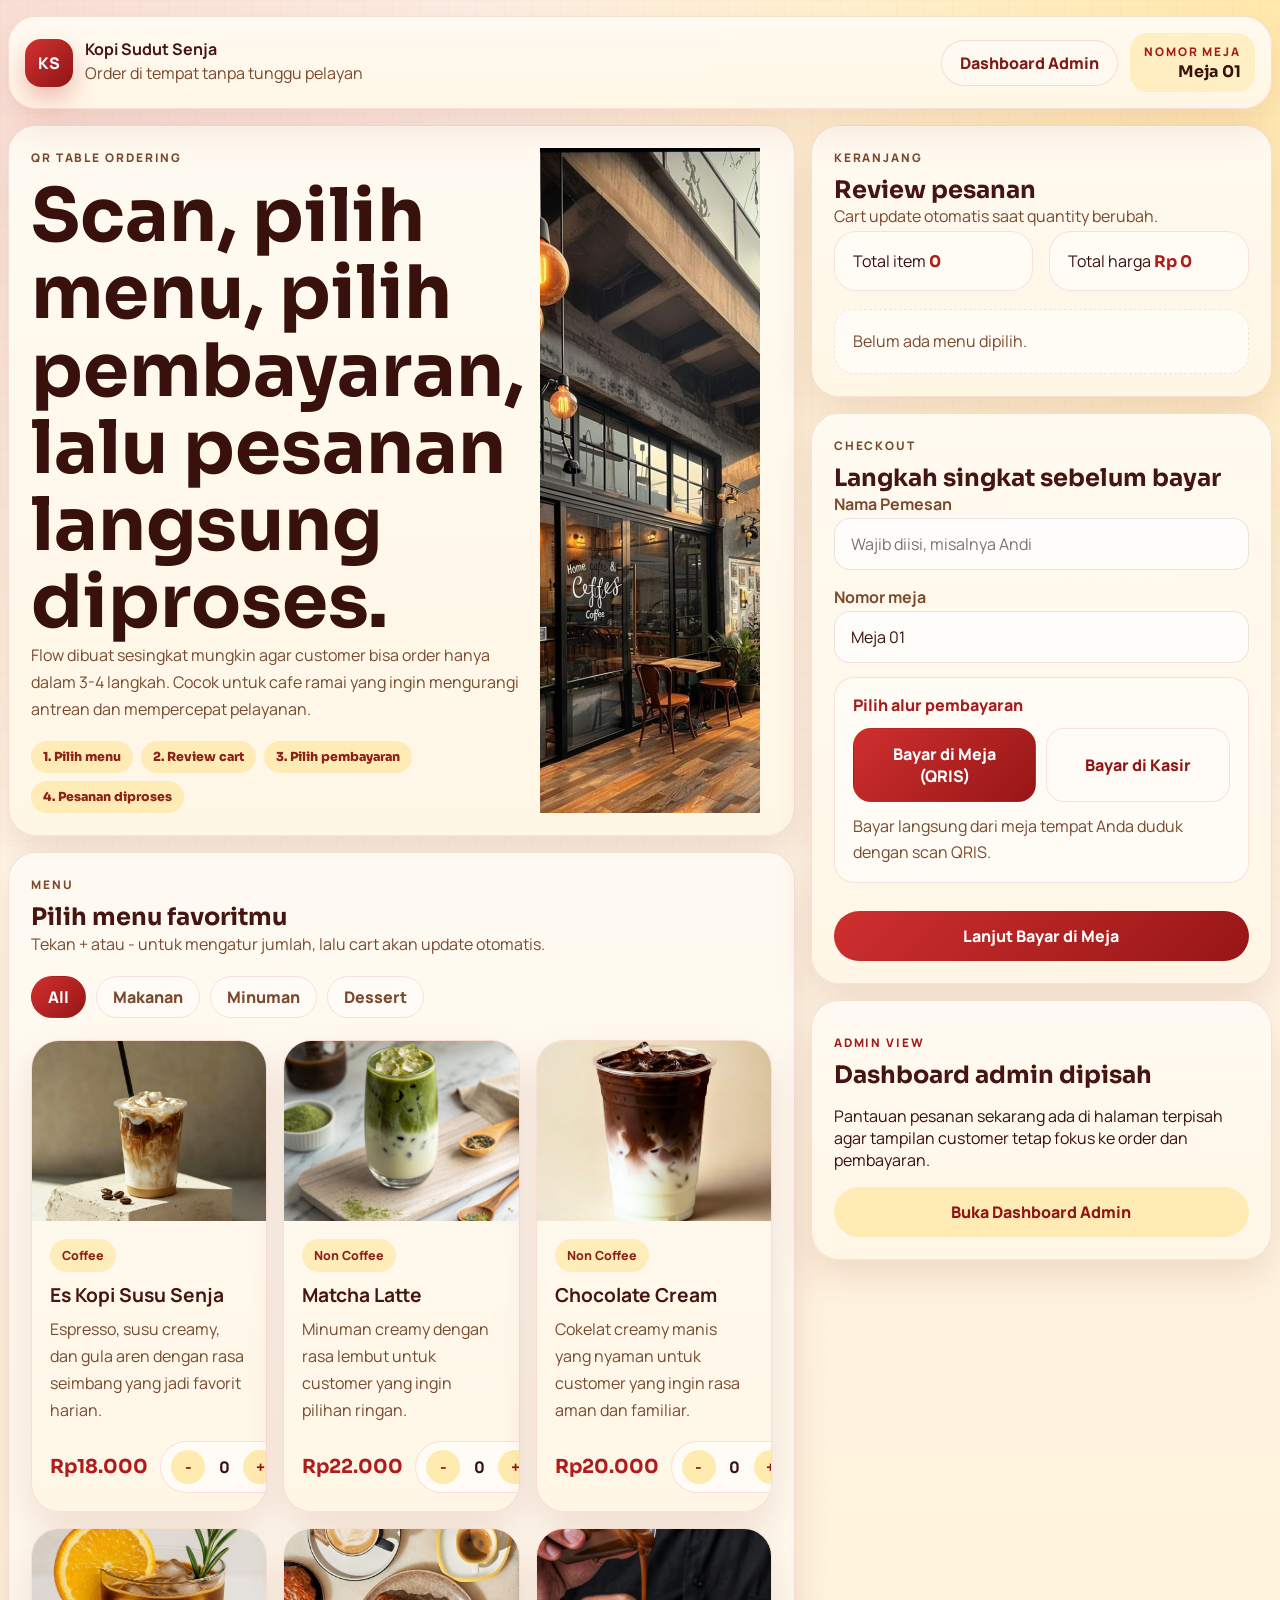
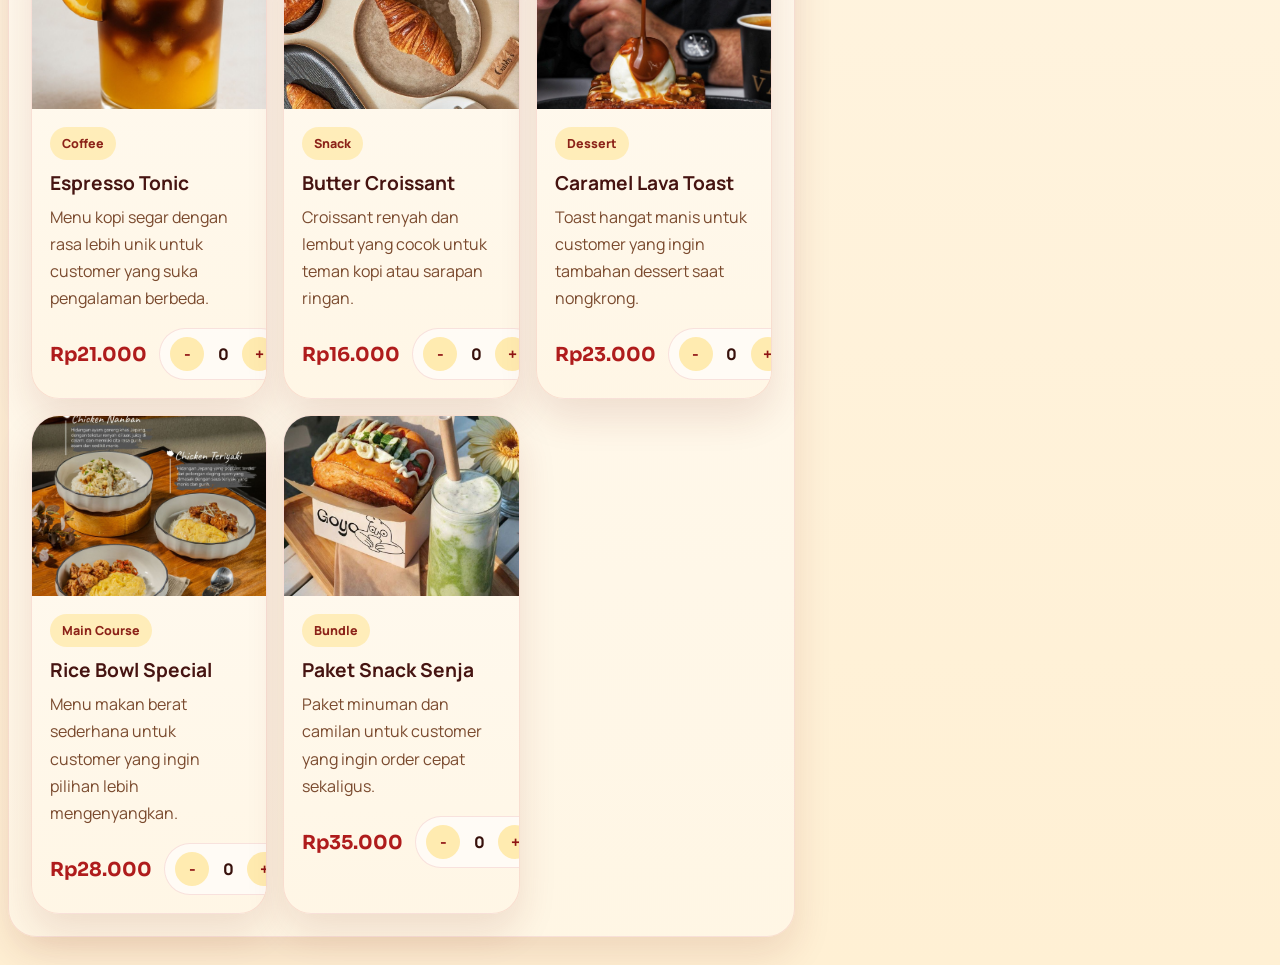
<file: index.html>
<!DOCTYPE html>
<html lang="id">
<head>
  <meta charset="UTF-8">
  <meta name="viewport" content="width=device-width, initial-scale=1.0">
  <title>Order di Tempat | Kopi Sudut Senja</title>
  <meta name="description" content="Customer order page berbasis QR untuk cafe, dengan cart cepat dan opsi pembayaran QRIS atau bayar di meja.">
  <link rel="preconnect" href="https://fonts.googleapis.com">
  <link rel="preconnect" href="https://fonts.gstatic.com" crossorigin>
  <link href="https://fonts.googleapis.com/css2?family=Sora:wght@500;600;700;800&family=Manrope:wght@400;500;600;700;800&display=swap" rel="stylesheet">
  <link rel="stylesheet" href="style.css">
</head>
<body>
  <div class="app-shell">
    <header class="app-header">
      <div class="brand-block">
        <span class="brand-mark">KS</span>
        <div>
          <strong>Kopi Sudut Senja</strong>
          <p>Order di tempat tanpa tunggu pelayan</p>
        </div>
      </div>
      <div class="header-actions">
        <a class="admin-link" href="admin.html">Dashboard Admin</a>
        <div class="table-pill">
          <span>Nomor Meja</span>
          <strong data-table-label>Meja 01</strong>
        </div>
      </div>
    </header>

    <nav class="mobile-quickbar card-surface" aria-label="Navigasi cepat order">
      <a class="quickbar-link" href="#menu">Menu</a>
      <a class="quickbar-link quickbar-cart" href="#cart">
        Keranjang
        <strong data-cart-count>0</strong>
      </a>
      <a class="quickbar-link quickbar-primary" href="#checkout">Checkout</a>
    </nav>

    <main class="main-grid">
      <section class="customer-panel">
        <section class="hero-card card-surface">
          <div class="hero-copy">
            <p class="eyebrow">QR Table Ordering</p>
            <h1>Scan, pilih menu, pilih pembayaran, lalu pesanan langsung diproses.</h1>
            <p>
              Flow dibuat sesingkat mungkin agar customer bisa order hanya dalam 3-4 langkah.
              Cocok untuk cafe ramai yang ingin mengurangi antrean dan mempercepat pelayanan.
            </p>
            <div class="hero-steps">
              <span>1. Pilih menu</span>
              <span>2. Review cart</span>
              <span>3. Pilih pembayaran</span>
              <span>4. Pesanan diproses</span>
            </div>
          </div>
          <img class="hero-image" src="images/kafe.jpg" alt="Suasana cafe modern Kopi Sudut Senja">
        </section>

        <section class="menu-section card-surface" id="menu">
          <div class="section-head">
            <p class="eyebrow">Menu</p>
            <h2>Pilih menu favoritmu</h2>
            <p>Tekan + atau - untuk mengatur jumlah, lalu cart akan update otomatis.</p>
          </div>

          <div class="menu-filter-bar" aria-label="Filter kategori menu">
            <button class="menu-filter-btn active" type="button" data-menu-filter="all">All</button>
            <button class="menu-filter-btn" type="button" data-menu-filter="makanan">Makanan</button>
            <button class="menu-filter-btn" type="button" data-menu-filter="minuman">Minuman</button>
            <button class="menu-filter-btn" type="button" data-menu-filter="dessert">Dessert</button>
          </div>

          <div class="menu-grid" data-menu-grid>
            <article class="menu-card" data-name="Es Kopi Susu Senja" data-price="18000" data-category="minuman">
              <img class="menu-image" src="images/es-kopi-susu.jpg" alt="Es Kopi Susu Senja">
              <div class="menu-body">
                <span class="menu-badge">Coffee</span>
                <h3>Es Kopi Susu Senja</h3>
                <p>Espresso, susu creamy, dan gula aren dengan rasa seimbang yang jadi favorit harian.</p>
                <div class="menu-bottom">
                  <strong>Rp18.000</strong>
                  <div class="qty-control">
                    <button class="qty-btn" type="button" data-action="decrease">-</button>
                    <span class="qty-value" data-qty>0</span>
                    <button class="qty-btn" type="button" data-action="increase">+</button>
                  </div>
                </div>
              </div>
            </article>

            <article class="menu-card" data-name="Matcha Latte" data-price="22000" data-category="minuman">
              <img class="menu-image" src="images/matcha-latte.jpg" alt="Matcha Latte">
              <div class="menu-body">
                <span class="menu-badge">Non Coffee</span>
                <h3>Matcha Latte</h3>
                <p>Minuman creamy dengan rasa lembut untuk customer yang ingin pilihan ringan.</p>
                <div class="menu-bottom">
                  <strong>Rp22.000</strong>
                  <div class="qty-control">
                    <button class="qty-btn" type="button" data-action="decrease">-</button>
                    <span class="qty-value" data-qty>0</span>
                    <button class="qty-btn" type="button" data-action="increase">+</button>
                  </div>
                </div>
              </div>
            </article>

            <article class="menu-card" data-name="Chocolate Cream" data-price="20000" data-category="minuman">
              <img class="menu-image" src="images/chocolate.jpg" alt="Chocolate Cream">
              <div class="menu-body">
                <span class="menu-badge">Non Coffee</span>
                <h3>Chocolate Cream</h3>
                <p>Cokelat creamy manis yang nyaman untuk customer yang ingin rasa aman dan familiar.</p>
                <div class="menu-bottom">
                  <strong>Rp20.000</strong>
                  <div class="qty-control">
                    <button class="qty-btn" type="button" data-action="decrease">-</button>
                    <span class="qty-value" data-qty>0</span>
                    <button class="qty-btn" type="button" data-action="increase">+</button>
                  </div>
                </div>
              </div>
            </article>

            <article class="menu-card" data-name="Espresso Tonic" data-price="21000" data-category="minuman">
              <img class="menu-image" src="images/espresso-tonic.jpg" alt="Espresso Tonic">
              <div class="menu-body">
                <span class="menu-badge">Coffee</span>
                <h3>Espresso Tonic</h3>
                <p>Menu kopi segar dengan rasa lebih unik untuk customer yang suka pengalaman berbeda.</p>
                <div class="menu-bottom">
                  <strong>Rp21.000</strong>
                  <div class="qty-control">
                    <button class="qty-btn" type="button" data-action="decrease">-</button>
                    <span class="qty-value" data-qty>0</span>
                    <button class="qty-btn" type="button" data-action="increase">+</button>
                  </div>
                </div>
              </div>
            </article>

            <article class="menu-card" data-name="Butter Croissant" data-price="16000" data-category="makanan">
              <img class="menu-image" src="images/croissant.jpg" alt="Butter Croissant">
              <div class="menu-body">
                <span class="menu-badge">Snack</span>
                <h3>Butter Croissant</h3>
                <p>Croissant renyah dan lembut yang cocok untuk teman kopi atau sarapan ringan.</p>
                <div class="menu-bottom">
                  <strong>Rp16.000</strong>
                  <div class="qty-control">
                    <button class="qty-btn" type="button" data-action="decrease">-</button>
                    <span class="qty-value" data-qty>0</span>
                    <button class="qty-btn" type="button" data-action="increase">+</button>
                  </div>
                </div>
              </div>
            </article>

            <article class="menu-card" data-name="Caramel Lava Toast" data-price="23000" data-category="dessert">
              <img class="menu-image" src="images/toast.jpg" alt="Caramel Lava Toast">
              <div class="menu-body">
                <span class="menu-badge">Dessert</span>
                <h3>Caramel Lava Toast</h3>
                <p>Toast hangat manis untuk customer yang ingin tambahan dessert saat nongkrong.</p>
                <div class="menu-bottom">
                  <strong>Rp23.000</strong>
                  <div class="qty-control">
                    <button class="qty-btn" type="button" data-action="decrease">-</button>
                    <span class="qty-value" data-qty>0</span>
                    <button class="qty-btn" type="button" data-action="increase">+</button>
                  </div>
                </div>
              </div>
            </article>

            <article class="menu-card" data-name="Rice Bowl Special" data-price="28000" data-category="makanan">
              <img class="menu-image" src="images/rice-bowl.jpg" alt="Rice Bowl Special">
              <div class="menu-body">
                <span class="menu-badge">Main Course</span>
                <h3>Rice Bowl Special</h3>
                <p>Menu makan berat sederhana untuk customer yang ingin pilihan lebih mengenyangkan.</p>
                <div class="menu-bottom">
                  <strong>Rp28.000</strong>
                  <div class="qty-control">
                    <button class="qty-btn" type="button" data-action="decrease">-</button>
                    <span class="qty-value" data-qty>0</span>
                    <button class="qty-btn" type="button" data-action="increase">+</button>
                  </div>
                </div>
              </div>
            </article>

            <article class="menu-card" data-name="Paket Snack Senja" data-price="35000" data-category="makanan">
              <img class="menu-image" src="images/paket-snack.jpg" alt="Paket Snack Senja">
              <div class="menu-body">
                <span class="menu-badge">Bundle</span>
                <h3>Paket Snack Senja</h3>
                <p>Paket minuman dan camilan untuk customer yang ingin order cepat sekaligus.</p>
                <div class="menu-bottom">
                  <strong>Rp35.000</strong>
                  <div class="qty-control">
                    <button class="qty-btn" type="button" data-action="decrease">-</button>
                    <span class="qty-value" data-qty>0</span>
                    <button class="qty-btn" type="button" data-action="increase">+</button>
                  </div>
                </div>
              </div>
            </article>
          </div>
        </section>
      </section>

      <aside class="side-panel">
        <section class="cart-card card-surface" id="cart">
          <div class="section-head compact">
            <p class="eyebrow">Keranjang</p>
            <h2>Review pesanan</h2>
            <p>Cart update otomatis saat quantity berubah.</p>
          </div>

          <div class="cart-summary">
            <div>
              <span>Total item</span>
              <strong data-cart-count>0</strong>
            </div>
            <div>
              <span>Total harga</span>
              <strong data-cart-total>Rp0</strong>
            </div>
          </div>

          <div class="cart-items" data-cart-items>
            <p class="empty-state">Belum ada menu dipilih.</p>
          </div>
        </section>

        <section class="checkout-card card-surface" id="checkout">
          <div class="section-head compact">
            <p class="eyebrow">Checkout</p>
            <h2>Langkah singkat sebelum bayar</h2>
          </div>

          <form class="checkout-form" data-checkout-form>
            <label>
              <span>Nama Pemesan</span>
              <input type="text" name="name" placeholder="Wajib diisi, misalnya Andi" required>
            </label>
            <label>
              <span>Nomor meja</span>
              <input type="text" name="table" data-table-input readonly>
            </label>

            <div class="payment-choice-box">
              <p class="form-title">Pilih alur pembayaran</p>
              <div class="payment-switch">
                <button class="payment-choice active" type="button" data-payment-mode="qris">Bayar di Meja (QRIS)</button>
                <button class="payment-choice" type="button" data-payment-mode="table">Bayar di Kasir</button>
              </div>
              <p class="payment-hint" data-payment-hint>Bayar langsung dari meja tempat Anda duduk dengan scan QRIS.</p>
            </div>

            <div class="cashier-method-box" data-cashier-methods aria-hidden="true">
              <p class="form-title">Metode bayar di kasir</p>
              <div class="payment-switch compact-switch">
                <button class="payment-choice active" type="button" data-cashier-method="cash">Cash</button>
                <button class="payment-choice" type="button" data-cashier-method="debit">Debit</button>
              </div>
            </div>

            <button class="btn btn-primary full-btn" type="button" data-open-payment>Lanjut Bayar di Meja (QRIS)</button>
          </form>

          <div class="status-box" data-order-status hidden>
            <p class="eyebrow">Status Pesanan</p>
            <h3 data-status-title>Pesanan sedang diproses</h3>
            <p data-status-copy>Order berhasil masuk ke sistem. Silakan tunggu pesanan disiapkan oleh tim kami.</p>
          </div>
        </section>

        <section class="admin-redirect card-surface">
          <p class="eyebrow">Admin View</p>
          <h2>Dashboard admin dipisah</h2>
          <p>Pantauan pesanan sekarang ada di halaman terpisah agar tampilan customer tetap fokus ke order dan pembayaran.</p>
          <a class="btn btn-secondary full-btn" href="admin.html">Buka Dashboard Admin</a>
        </section>
      </aside>
    </main>
  </div>

  <div class="payment-modal" data-payment-modal hidden>
    <div class="payment-backdrop" data-close-payment></div>
    <div class="payment-dialog" role="dialog" aria-modal="true" aria-labelledby="payment-title">
      <button class="modal-close" type="button" aria-label="Tutup pembayaran" data-close-payment>&times;</button>
      <p class="eyebrow" data-payment-eyebrow>Pembayaran di Meja</p>
      <h2 id="payment-title" data-payment-title>Scan QRIS dari meja Anda</h2>
      <div class="payment-qr" data-payment-qr>QRIS</div>
      <div class="cashier-info" data-cashier-info hidden>
        <div class="cashier-badges">
          <span>Bayar di kasir</span>
          <span data-cashier-label>Cash</span>
        </div>
        <p class="payment-copy">Silakan menuju kasir untuk menyelesaikan pembayaran sesuai metode yang dipilih.</p>
      </div>
      <p class="payment-total">Total pembayaran: <strong data-payment-total>Rp0</strong></p>
      <p class="payment-copy" data-payment-copy>Setelah pembayaran berhasil, pesanan akan masuk ke dashboard admin terpisah.</p>
      <button class="btn btn-primary full-btn" type="button" data-confirm-payment>Simulasikan Pembayaran Berhasil</button>
    </div>
  </div>

  <script src="script.js"></script>
</body>
</html>
</file>
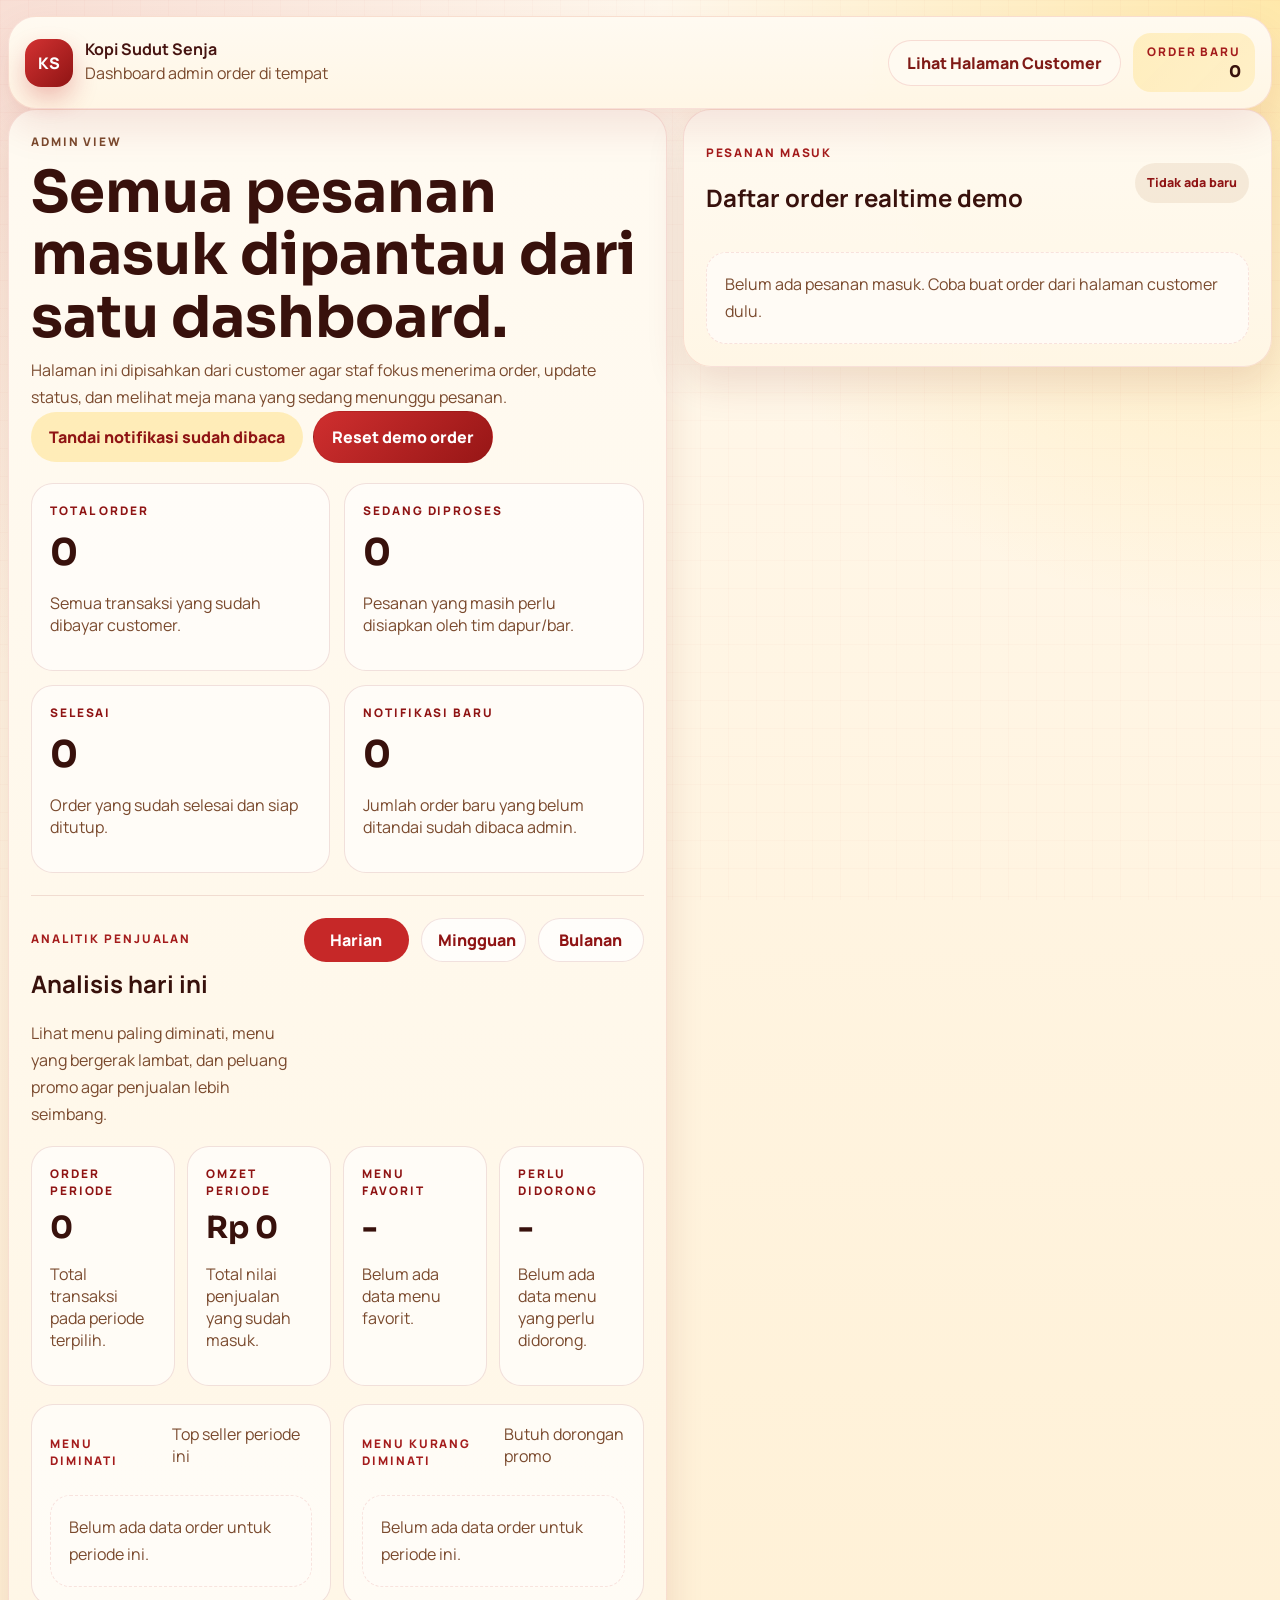
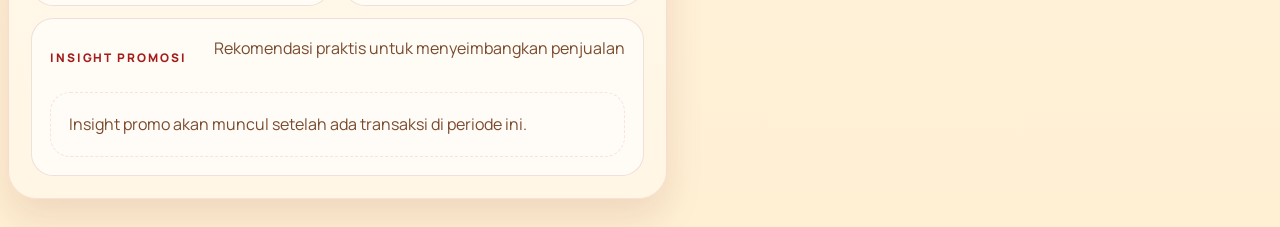
<file: admin.html>
<!DOCTYPE html>
<html lang="id">
<head>
  <meta charset="UTF-8">
  <meta name="viewport" content="width=device-width, initial-scale=1.0">
  <title>Dashboard Admin | Order di Tempat</title>
  <meta name="description" content="Dashboard admin sederhana untuk memantau pesanan order di tempat berbasis QR cafe.">
  <link rel="preconnect" href="https://fonts.googleapis.com">
  <link rel="preconnect" href="https://fonts.gstatic.com" crossorigin>
  <link href="https://fonts.googleapis.com/css2?family=Sora:wght@500;600;700;800&family=Manrope:wght@400;500;600;700;800&display=swap" rel="stylesheet">
  <link rel="stylesheet" href="style.css">
</head>
<body>
  <div class="app-shell admin-page-shell">
    <header class="app-header">
      <div class="brand-block">
        <span class="brand-mark">KS</span>
        <div>
          <strong>Kopi Sudut Senja</strong>
          <p>Dashboard admin order di tempat</p>
        </div>
      </div>
      <div class="header-actions">
        <a class="admin-link" href="index.html?table=Meja%2001">Lihat Halaman Customer</a>
        <div class="table-pill admin-pill">
          <span>Order Baru</span>
          <strong data-admin-unread>0</strong>
        </div>
      </div>
    </header>

    <main class="admin-dashboard-grid">
      <section class="card-surface">
        <div class="section-head admin-headline">
          <div>
            <p class="eyebrow">Admin View</p>
            <h1>Semua pesanan masuk dipantau dari satu dashboard.</h1>
            <p class="admin-subtitle">
              Halaman ini dipisahkan dari customer agar staf fokus menerima order, update status,
              dan melihat meja mana yang sedang menunggu pesanan.
            </p>
          </div>
          <div class="admin-toolbar">
            <button class="btn btn-secondary" type="button" data-mark-read>Tandai notifikasi sudah dibaca</button>
            <button class="btn btn-ghost" type="button" data-reset-orders>Reset demo order</button>
          </div>
        </div>

        <div class="admin-summary-grid">
          <article class="admin-summary-card">
            <span class="summary-label">Total order</span>
            <strong data-summary-total>0</strong>
            <p>Semua transaksi yang sudah dibayar customer.</p>
          </article>
          <article class="admin-summary-card">
            <span class="summary-label">Sedang diproses</span>
            <strong data-summary-processing>0</strong>
            <p>Pesanan yang masih perlu disiapkan oleh tim dapur/bar.</p>
          </article>
          <article class="admin-summary-card">
            <span class="summary-label">Selesai</span>
            <strong data-summary-done>0</strong>
            <p>Order yang sudah selesai dan siap ditutup.</p>
          </article>
          <article class="admin-summary-card">
            <span class="summary-label">Notifikasi baru</span>
            <strong data-summary-unread>0</strong>
            <p>Jumlah order baru yang belum ditandai sudah dibaca admin.</p>
          </article>
        </div>

        <section class="admin-analytics-panel">
          <div class="admin-analytics-head">
            <div>
              <p class="eyebrow">Analitik Penjualan</p>
              <h2>Analisis <span data-analytics-range-label>hari ini</span></h2>
              <p class="admin-subtitle">Lihat menu paling diminati, menu yang bergerak lambat, dan peluang promo agar penjualan lebih seimbang.</p>
            </div>
            <div class="analytics-range-switch" aria-label="Pilih periode analitik">
              <button class="analytics-range-btn active" type="button" data-analytics-range="day">Harian</button>
              <button class="analytics-range-btn" type="button" data-analytics-range="week">Mingguan</button>
              <button class="analytics-range-btn" type="button" data-analytics-range="month">Bulanan</button>
            </div>
          </div>

          <div class="analytics-overview-grid">
            <article class="analytics-overview-card">
              <span class="summary-label">Order periode</span>
              <strong data-analytics-orders>0</strong>
              <p>Total transaksi pada periode terpilih.</p>
            </article>
            <article class="analytics-overview-card">
              <span class="summary-label">Omzet periode</span>
              <strong data-analytics-revenue>Rp0</strong>
              <p>Total nilai penjualan yang sudah masuk.</p>
            </article>
            <article class="analytics-overview-card">
              <span class="summary-label">Menu favorit</span>
              <strong data-analytics-favorite>-</strong>
              <p data-analytics-favorite-copy>Belum ada data menu favorit.</p>
            </article>
            <article class="analytics-overview-card">
              <span class="summary-label">Perlu didorong</span>
              <strong data-analytics-low>-</strong>
              <p data-analytics-low-copy>Belum ada data menu yang perlu didorong.</p>
            </article>
          </div>

          <div class="analytics-grid">
            <section class="analytics-card">
              <div class="analytics-card-head">
                <p class="eyebrow">Menu Diminati</p>
                <span class="analytics-caption">Top seller periode ini</span>
              </div>
              <div class="analytics-list" data-analytics-top-list>
                <p class="empty-state analytics-empty">Belum ada data order untuk periode ini.</p>
              </div>
            </section>

            <section class="analytics-card">
              <div class="analytics-card-head">
                <p class="eyebrow">Menu Kurang Diminati</p>
                <span class="analytics-caption">Butuh dorongan promo</span>
              </div>
              <div class="analytics-list" data-analytics-low-list>
                <p class="empty-state analytics-empty">Belum ada data order untuk periode ini.</p>
              </div>
            </section>

            <section class="analytics-card analytics-card-wide">
              <div class="analytics-card-head">
                <p class="eyebrow">Insight Promosi</p>
                <span class="analytics-caption">Rekomendasi praktis untuk menyeimbangkan penjualan</span>
              </div>
              <div class="analytics-insight-list" data-analytics-insights>
                <p class="empty-state analytics-empty">Insight promo akan muncul setelah ada transaksi.</p>
              </div>
            </section>
          </div>
        </section>
      </section>

      <section class="card-surface admin-list-card">
        <div class="admin-head">
          <div>
            <p class="eyebrow">Pesanan Masuk</p>
            <h2>Daftar order realtime demo</h2>
          </div>
          <span class="admin-notification" data-admin-unread-pill>0 baru</span>
        </div>
        <div class="admin-orders" data-admin-orders>
          <p class="empty-state">Belum ada pesanan masuk. Coba buat order dari halaman customer dulu.</p>
        </div>
      </section>
    </main>
  </div>

  <script src="admin.js"></script>
</body>
</html>
</file>
<file: style.css>
:root {
  --bg: #f6f0e8;
  --surface: rgba(255, 251, 246, 0.9);
  --surface-strong: #fffdf9;
  --text: #211710;
  --muted: #695549;
  --accent: #9d5f2f;
  --accent-dark: #603518;
  --accent-soft: #ead9c7;
  --line: rgba(33, 23, 16, 0.1);
  --shadow: 0 24px 64px rgba(74, 40, 19, 0.12);
  --success: #1d7b57;
  --danger: #d35e5e;
}

* {
  box-sizing: border-box;
}

html {
  scroll-behavior: smooth;
}

body {
  margin: 0;
  min-height: 100vh;
  font-family: "Manrope", sans-serif;
  color: var(--text);
  background:
    radial-gradient(circle at top left, rgba(157, 95, 47, 0.14), transparent 24%),
    radial-gradient(circle at bottom right, rgba(234, 217, 199, 0.28), transparent 32%),
    linear-gradient(180deg, #fcf9f5 0%, #f6f0e8 100%);
}

body::before {
  content: "";
  position: fixed;
  inset: 0;
  background:
    linear-gradient(rgba(33, 23, 16, 0.02) 1px, transparent 1px),
    linear-gradient(90deg, rgba(33, 23, 16, 0.02) 1px, transparent 1px);
  background-size: 34px 34px;
  pointer-events: none;
}

img {
  max-width: 100%;
  display: block;
}

a {
  color: inherit;
}

button,
input {
  font: inherit;
}

.app-shell {
  width: min(1320px, calc(100% - 16px));
  margin: 0 auto;
  padding: 16px 0 28px;
  position: relative;
  z-index: 1;
}

.app-header,
.card-surface,
.menu-card,
.payment-dialog {
  border: 1px solid var(--line);
  border-radius: 28px;
  background: var(--surface);
  box-shadow: var(--shadow);
}

.app-header {
  display: flex;
  align-items: center;
  justify-content: space-between;
  gap: 16px;
  padding: 16px;
  position: sticky;
  top: 12px;
  z-index: 15;
  backdrop-filter: blur(14px);
}

.brand-block {
  display: flex;
  align-items: center;
  gap: 12px;
}

.brand-mark {
  width: 48px;
  height: 48px;
  border-radius: 16px;
  display: inline-flex;
  align-items: center;
  justify-content: center;
  background: linear-gradient(135deg, var(--accent), var(--accent-dark));
  color: #fff;
  font-weight: 800;
}

.brand-block strong {
  display: block;
}

.brand-block p,
.section-head p,
.hero-copy p,
.menu-body p,
.checkout-form span,
.status-box p,
.admin-subtitle,
.empty-state,
.cart-item p,
.payment-copy {
  margin: 0;
  color: var(--muted);
  line-height: 1.7;
}

.table-pill {
  padding: 10px 14px;
  border-radius: 18px;
  background: rgba(157, 95, 47, 0.1);
  text-align: right;
}

.table-pill span,
.summary-label,
.eyebrow {
  display: block;
  text-transform: uppercase;
  letter-spacing: 0.16em;
  font-size: 0.74rem;
  font-weight: 800;
  color: var(--accent-dark);
}

.table-pill strong,
.cart-summary strong,
.payment-total strong,
.hero-steps span,
.menu-bottom strong {
  font-family: "Sora", sans-serif;
}

.main-grid,
.hero-card,
.menu-grid,
.cart-summary {
  display: grid;
  gap: 16px;
}

.main-grid {
  margin-top: 16px;
}

.card-surface,
.checkout-form,
.status-box,
.admin-card,
.cart-card {
  padding: 22px;
}

.hero-card {
  overflow: hidden;
}

.hero-copy h1,
.section-head h2,
.status-box h3,
.payment-dialog h2 {
  margin: 10px 0 0;
  font-family: "Sora", sans-serif;
  line-height: 1.05;
}

.hero-copy h1 {
  font-size: clamp(2.4rem, 10vw, 4.6rem);
}

.hero-image {
  width: 100%;
  height: 240px;
  object-fit: cover;
}

.hero-copy {
  padding: 0;
}

.hero-steps {
  display: flex;
  flex-wrap: wrap;
  gap: 8px;
  margin-top: 18px;
}

.hero-steps span,
.menu-badge,
.status-pill,
.admin-notification {
  display: inline-flex;
  align-items: center;
  justify-content: center;
  padding: 8px 12px;
  border-radius: 999px;
  background: rgba(157, 95, 47, 0.1);
  color: var(--accent-dark);
  font-size: 0.78rem;
  font-weight: 800;
}

.menu-grid {
  margin-top: 18px;
}

.menu-card {
  overflow: hidden;
}

.menu-image {
  width: 100%;
  height: 180px;
  object-fit: cover;
}

.menu-body {
  padding: 18px;
}

.menu-body h3 {
  margin: 10px 0 8px;
  font-size: 1.2rem;
}

.menu-bottom {
  display: flex;
  align-items: center;
  justify-content: space-between;
  gap: 12px;
  margin-top: 16px;
}

.menu-bottom strong {
  font-size: 1.2rem;
}

.qty-control,
.cart-item-actions {
  display: inline-flex;
  align-items: center;
  gap: 10px;
}

.qty-control {
  padding: 8px 10px;
  border: 1px solid var(--line);
  border-radius: 999px;
  background: rgba(255, 255, 255, 0.58);
}

.qty-btn,
.cart-item-actions button,
.btn,
.status-action {
  border: 0;
  border-radius: 999px;
  font-weight: 800;
  cursor: pointer;
  transition: transform 180ms ease, box-shadow 180ms ease, background-color 180ms ease;
}

.qty-btn,
.cart-item-actions button {
  width: 34px;
  height: 34px;
  background: rgba(157, 95, 47, 0.12);
  color: var(--accent-dark);
}

.qty-value {
  min-width: 18px;
  text-align: center;
  font-weight: 800;
}

.cart-summary {
  grid-template-columns: repeat(2, minmax(0, 1fr));
}

.cart-summary > div,
.status-box,
.admin-order {
  border: 1px solid var(--line);
  border-radius: 22px;
  background: rgba(255, 255, 255, 0.56);
}

.cart-summary > div {
  padding: 18px;
}

.cart-items,
.admin-orders {
  display: grid;
  gap: 12px;
  margin-top: 18px;
}

.empty-state {
  padding: 18px;
  border: 1px dashed var(--line);
  border-radius: 20px;
  background: rgba(255, 255, 255, 0.42);
}

.cart-item {
  display: flex;
  align-items: center;
  justify-content: space-between;
  gap: 14px;
  padding: 16px 18px;
  border: 1px solid var(--line);
  border-radius: 20px;
  background: rgba(255, 255, 255, 0.56);
}

.cart-item strong,
.admin-order strong {
  display: block;
}

.checkout-form {
  padding: 0;
  display: grid;
  gap: 14px;
}

label span {
  display: block;
  margin-bottom: 8px;
  font-weight: 700;
}

input {
  width: 100%;
  padding: 14px 16px;
  border: 1px solid var(--line);
  border-radius: 16px;
  background: rgba(255, 255, 255, 0.74);
  color: var(--text);
}

.btn {
  display: inline-flex;
  align-items: center;
  justify-content: center;
  padding: 14px 18px;
  background: var(--accent);
  color: #fff;
}

.full-btn {
  width: 100%;
}

.status-box {
  margin-top: 16px;
  padding: 18px;
}

.admin-head {
  display: flex;
  align-items: center;
  justify-content: space-between;
  gap: 12px;
}

.admin-notification {
  min-width: 40px;
  height: 40px;
  padding: 0 12px;
}

.admin-order {
  padding: 18px;
}

.admin-order-top {
  display: flex;
  align-items: start;
  justify-content: space-between;
  gap: 14px;
}

.status-pill.pending {
  background: rgba(157, 95, 47, 0.12);
}

.status-pill.processing {
  background: rgba(29, 123, 87, 0.14);
  color: var(--success);
}

.status-pill.done {
  background: rgba(80, 124, 214, 0.14);
  color: #315db0;
}

.status-actions {
  display: flex;
  flex-wrap: wrap;
  gap: 8px;
  margin-top: 14px;
}

.status-action {
  padding: 10px 14px;
  background: rgba(157, 95, 47, 0.12);
  color: var(--accent-dark);
}

.payment-modal[hidden] {
  display: none;
}

.payment-modal {
  position: fixed;
  inset: 0;
  z-index: 30;
  display: grid;
  place-items: center;
  padding: 16px;
}

.payment-backdrop {
  position: absolute;
  inset: 0;
  background: rgba(33, 23, 16, 0.48);
  backdrop-filter: blur(3px);
}

.payment-dialog {
  position: relative;
  z-index: 1;
  width: min(100%, 460px);
  padding: 24px;
  text-align: center;
}

.modal-close {
  position: absolute;
  top: 12px;
  right: 12px;
  width: 40px;
  height: 40px;
  border: 0;
  border-radius: 999px;
  background: rgba(157, 95, 47, 0.12);
  color: var(--accent-dark);
  font-size: 1.5rem;
  cursor: pointer;
}

.payment-qr {
  width: 180px;
  height: 180px;
  margin: 22px auto 16px;
  display: grid;
  place-items: center;
  border-radius: 24px;
  background:
    linear-gradient(135deg, rgba(157, 95, 47, 0.16), rgba(96, 53, 24, 0.08));
  border: 1px solid var(--line);
  font-family: "Sora", sans-serif;
  font-size: 2rem;
}

.payment-total {
  margin-top: 8px;
}

@media (min-width: 860px) {
  .main-grid {
    grid-template-columns: 1.45fr 0.85fr;
    align-items: start;
  }

  .hero-card {
    grid-template-columns: 1.05fr 0.95fr;
    align-items: stretch;
  }

  .hero-image {
    height: 100%;
    min-height: 280px;
  }

  .menu-grid {
    grid-template-columns: repeat(2, minmax(0, 1fr));
  }
}

@media (min-width: 1160px) {
  .menu-grid {
    grid-template-columns: repeat(3, minmax(0, 1fr));
  }
}
.header-actions {
  display: flex;
  align-items: center;
  gap: 12px;
  flex-wrap: wrap;
  justify-content: flex-end;
}

.admin-link,
.btn-secondary,
.btn-ghost {
  text-decoration: none;
}

.admin-link {
  display: inline-flex;
  align-items: center;
  justify-content: center;
  min-height: 46px;
  padding: 0 18px;
  border-radius: 999px;
  border: 1px solid var(--line);
  background: rgba(255, 255, 255, 0.7);
  color: var(--accent-dark);
  font-weight: 800;
  transition: transform 180ms ease, box-shadow 180ms ease, background-color 180ms ease;
}

.admin-link:hover,
.admin-link:focus-visible,
.btn:hover,
.btn:focus-visible,
.status-action:hover,
.status-action:focus-visible,
.qty-btn:hover,
.qty-btn:focus-visible,
.cart-item-actions button:hover,
.cart-item-actions button:focus-visible {
  transform: translateY(-2px);
  box-shadow: 0 16px 32px rgba(74, 40, 19, 0.12);
}

.btn-secondary {
  background: rgba(157, 95, 47, 0.12);
  color: var(--accent-dark);
}

.btn-ghost {
  background: rgba(255, 255, 255, 0.62);
  color: var(--text);
  border: 1px solid var(--line);
}

.customer-panel,
.side-panel,
.admin-dashboard-grid {
  display: grid;
  gap: 16px;
}

.admin-redirect h2,
.admin-headline h1 {
  margin: 10px 0 8px;
  font-family: "Sora", sans-serif;
  line-height: 1.08;
}

.admin-headline h1 {
  font-size: clamp(2rem, 6vw, 3.6rem);
}

.admin-toolbar {
  display: flex;
  flex-wrap: wrap;
  gap: 10px;
  align-items: center;
}

.admin-summary-grid {
  display: grid;
  grid-template-columns: repeat(2, minmax(0, 1fr));
  gap: 14px;
  margin-top: 20px;
}

.admin-summary-card {
  padding: 18px;
  border: 1px solid var(--line);
  border-radius: 22px;
  background: rgba(255, 255, 255, 0.58);
}

.admin-summary-card strong {
  display: block;
  margin: 10px 0 6px;
  font-family: "Sora", sans-serif;
  font-size: clamp(1.5rem, 5vw, 2.3rem);
}

.admin-summary-card p,
.admin-meta span,
.admin-order-items li span {
  color: var(--muted);
}

.admin-list-card {
  min-height: 240px;
}

.admin-meta {
  display: flex;
  flex-wrap: wrap;
  gap: 10px 16px;
  margin-top: 14px;
  font-size: 0.95rem;
  color: var(--muted);
}

.admin-order-items {
  margin: 16px 0 0;
  padding: 0;
  list-style: none;
  display: grid;
  gap: 10px;
}

.admin-order-items li {
  display: flex;
  align-items: center;
  justify-content: space-between;
  gap: 12px;
  padding: 12px 14px;
  border: 1px solid var(--line);
  border-radius: 16px;
  background: rgba(255, 255, 255, 0.52);
}

.admin-page-shell .app-header {
  position: static;
}

@media (max-width: 859px) {
  .app-header {
    align-items: start;
  }

  .header-actions,
  .admin-toolbar {
    width: 100%;
    justify-content: stretch;
  }

  .header-actions > *,
  .admin-toolbar > * {
    flex: 1 1 220px;
  }

  .table-pill {
    text-align: left;
  }
}

@media (min-width: 860px) {
  .side-panel {
    position: sticky;
    top: 108px;
  }

  .admin-dashboard-grid {
    grid-template-columns: minmax(0, 0.95fr) minmax(380px, 0.85fr);
    align-items: start;
  }
}

@media (max-width: 640px) {
  .cart-summary,
  .admin-summary-grid {
    grid-template-columns: 1fr;
  }
}
.form-title,
.payment-hint,
.cashier-info .payment-copy,
.cashier-badges span {
  margin: 0;
}

.form-title {
  font-weight: 800;
  color: var(--accent-dark);
}

.payment-choice-box,
.cashier-method-box,
.cashier-info {
  display: grid;
  gap: 12px;
}

.payment-choice-box,
.cashier-method-box {
  padding: 16px 18px;
  border: 1px solid var(--line);
  border-radius: 20px;
  background: rgba(255, 255, 255, 0.5);
}

.payment-switch {
  display: grid;
  grid-template-columns: repeat(2, minmax(0, 1fr));
  gap: 10px;
}

.payment-choice {
  border: 1px solid var(--line);
  border-radius: 18px;
  background: rgba(255, 255, 255, 0.76);
  color: var(--accent-dark);
  padding: 14px 16px;
  font-weight: 800;
  cursor: pointer;
  transition: transform 180ms ease, box-shadow 180ms ease, background-color 180ms ease, color 180ms ease;
}

.payment-choice.active {
  background: var(--accent);
  color: #fff;
}

.payment-hint {
  color: var(--muted);
  line-height: 1.6;
}

.cashier-info {
  margin: 18px 0 8px;
  padding: 18px;
  border: 1px solid var(--line);
  border-radius: 22px;
  background: rgba(255, 255, 255, 0.56);
}

.cashier-badges {
  display: flex;
  flex-wrap: wrap;
  gap: 8px;
}

.cashier-badges span {
  display: inline-flex;
  align-items: center;
  justify-content: center;
  padding: 8px 12px;
  border-radius: 999px;
  background: rgba(157, 95, 47, 0.1);
  color: var(--accent-dark);
  font-size: 0.78rem;
  font-weight: 800;
}

.payment-qr[hidden],
.cashier-info[hidden] {
  display: none;
}

@media (max-width: 640px) {
  .payment-switch {
    grid-template-columns: 1fr;
  }
}
.cashier-method-box[hidden] {
  display: none;
}
.cashier-method-box {
  max-height: 0;
  opacity: 0;
  overflow: hidden;
  transform: translateY(-10px);
  margin-top: -4px;
  padding-top: 0;
  padding-bottom: 0;
  border-width: 0;
  box-shadow: none;
  pointer-events: none;
  transition:
    max-height 260ms ease,
    opacity 220ms ease,
    transform 220ms ease,
    margin-top 220ms ease,
    padding 220ms ease,
    border-width 220ms ease;
}

.cashier-method-box.is-open {
  max-height: 220px;
  opacity: 1;
  transform: translateY(0);
  margin-top: 4px;
  padding-top: 16px;
  padding-bottom: 16px;
  border-width: 1px;
  pointer-events: auto;
}

.mobile-quickbar {
  display: none;
}

.quickbar-link {
  text-decoration: none;
}

@media (max-width: 859px) {
  body {
    padding-bottom: calc(92px + env(safe-area-inset-bottom));
  }

  .app-shell {
    width: min(100%, calc(100% - 20px));
    padding-top: 12px;
    padding-bottom: 0;
  }

  .app-header,
  .card-surface,
  .menu-card,
  .payment-dialog {
    border-radius: 24px;
  }

  .app-header {
    top: 10px;
    padding: 14px;
    gap: 14px;
  }

  .brand-block {
    align-items: flex-start;
  }

  .brand-mark {
    width: 42px;
    height: 42px;
    border-radius: 14px;
    flex-shrink: 0;
  }

  .brand-block strong {
    font-size: 1rem;
  }

  .brand-block p {
    margin-top: 2px;
    font-size: 0.92rem;
    line-height: 1.5;
  }

  .header-actions {
    display: grid;
    grid-template-columns: minmax(0, 1fr) minmax(0, 1fr);
    gap: 10px;
  }

  .admin-link {
    min-height: 44px;
    padding: 0 14px;
    font-size: 0.92rem;
  }

  .table-pill {
    min-height: 44px;
    padding: 8px 12px;
    display: grid;
    align-content: center;
    gap: 2px;
  }

  .mobile-quickbar {
    position: fixed;
    left: 50%;
    bottom: max(12px, env(safe-area-inset-bottom));
    transform: translateX(-50%);
    z-index: 24;
    width: min(calc(100% - 20px), 560px);
    padding: 10px;
    display: grid;
    grid-template-columns: repeat(3, minmax(0, 1fr));
    gap: 10px;
    background: rgba(255, 251, 246, 0.94);
    backdrop-filter: blur(16px);
  }

  .quickbar-link {
    min-height: 52px;
    padding: 10px 12px;
    border-radius: 18px;
    display: inline-flex;
    align-items: center;
    justify-content: center;
    gap: 8px;
    background: rgba(255, 255, 255, 0.7);
    border: 1px solid var(--line);
    color: var(--accent-dark);
    font-weight: 800;
    text-align: center;
  }

  .quickbar-cart strong {
    min-width: 26px;
    height: 26px;
    padding: 0 8px;
    border-radius: 999px;
    display: inline-flex;
    align-items: center;
    justify-content: center;
    background: rgba(157, 95, 47, 0.14);
    font-size: 0.84rem;
  }

  .quickbar-primary {
    background: linear-gradient(135deg, var(--accent), var(--accent-dark));
    color: #fff;
    border-color: transparent;
  }

  .main-grid,
  .customer-panel,
  .side-panel {
    gap: 14px;
  }

  .main-grid {
    margin-top: 14px;
  }

  .card-surface,
  .cart-card,
  .checkout-card,
  .admin-redirect {
    padding: 18px;
  }

  .hero-card {
    gap: 14px;
    padding: 14px;
  }

  .hero-copy h1 {
    font-size: clamp(1.95rem, 8.8vw, 3rem);
    line-height: 1.08;
  }

  .hero-image {
    height: 210px;
    border-radius: 20px;
  }

  .hero-steps {
    display: grid;
    grid-template-columns: repeat(2, minmax(0, 1fr));
    gap: 10px;
  }

  .hero-steps span {
    width: 100%;
    justify-content: flex-start;
    min-height: 44px;
    text-align: left;
  }

  .section-head h2,
  .payment-dialog h2 {
    font-size: 1.5rem;
  }

  .section-head p,
  .menu-body p,
  .payment-hint,
  .payment-copy,
  .status-box p,
  .empty-state,
  .cart-item p {
    line-height: 1.6;
  }

  .menu-grid {
    gap: 14px;
  }

  .menu-card {
    display: grid;
    grid-template-columns: 112px minmax(0, 1fr);
    align-items: stretch;
  }

  .menu-image {
    height: 100%;
    min-height: 100%;
  }

  .menu-body {
    padding: 16px;
  }

  .menu-body h3 {
    font-size: 1.05rem;
  }

  .menu-bottom {
    margin-top: 14px;
    align-items: center;
  }

  .menu-bottom strong {
    font-size: 1.05rem;
  }

  .qty-control {
    padding: 6px 8px;
    gap: 8px;
  }

  .qty-btn,
  .cart-item-actions button {
    width: 32px;
    height: 32px;
  }

  .cart-item {
    align-items: flex-start;
    padding: 14px 16px;
  }

  .cart-item-actions {
    margin-left: auto;
  }

  .payment-choice-box,
  .cashier-method-box,
  .cashier-info {
    padding: 14px 16px;
    border-radius: 18px;
  }

  .payment-choice {
    min-height: 52px;
  }

  .payment-dialog {
    width: min(100%, 420px);
    max-height: min(86vh, 760px);
    overflow-y: auto;
    padding: 20px;
  }

  .payment-qr {
    width: 160px;
    height: 160px;
    margin-top: 18px;
  }
}

@media (max-width: 640px) {
  .app-shell {
    width: calc(100% - 16px);
  }

  .app-header {
    border-radius: 22px;
  }

  .header-actions {
    grid-template-columns: 1fr;
  }

  .mobile-quickbar {
    width: calc(100% - 16px);
    grid-template-columns: 1fr 1fr 1.15fr;
    gap: 8px;
    padding: 8px;
  }

  .quickbar-link {
    min-height: 48px;
    padding: 8px 10px;
    font-size: 0.88rem;
    gap: 6px;
  }

  .quickbar-cart strong {
    min-width: 24px;
    height: 24px;
    font-size: 0.78rem;
  }

  .hero-card {
    padding: 12px;
  }

  .hero-copy h1 {
    font-size: clamp(1.8rem, 8.4vw, 2.5rem);
  }

  .hero-image {
    height: 190px;
  }

  .hero-steps {
    grid-template-columns: 1fr;
  }

  .menu-card {
    grid-template-columns: 1fr;
  }

  .menu-image {
    height: 168px;
  }

  .menu-bottom {
    flex-direction: column;
    align-items: stretch;
  }

  .qty-control,
  .cart-item-actions {
    width: 100%;
    justify-content: space-between;
  }

  .cart-item {
    gap: 12px;
    flex-direction: column;
  }

  .cart-item-actions {
    margin-left: 0;
  }

  .payment-dialog {
    padding: 18px;
  }
}

.menu-filter-bar {
  display: flex;
  gap: 10px;
  margin-top: 18px;
  overflow-x: auto;
  padding-bottom: 4px;
  scrollbar-width: none;
}

.menu-filter-bar::-webkit-scrollbar {
  display: none;
}

.menu-filter-btn {
  flex: 0 0 auto;
  min-height: 42px;
  padding: 0 16px;
  border: 1px solid var(--line);
  border-radius: 999px;
  background: rgba(255, 255, 255, 0.72);
  color: var(--muted);
  font-weight: 800;
  cursor: pointer;
  transition: background-color 180ms ease, color 180ms ease, border-color 180ms ease;
}

.menu-filter-btn.active {
  background: var(--accent);
  border-color: transparent;
  color: #fff;
}

.menu-card[hidden] {
  display: none !important;
}

@media (max-width: 640px) {
  .app-shell {
    width: calc(100% - 12px);
    padding-top: 8px;
  }

  .app-header {
    padding: 12px;
    gap: 12px;
  }

  .brand-block {
    gap: 10px;
  }

  .brand-mark {
    width: 40px;
    height: 40px;
    font-size: 1.4rem;
  }

  .brand-block strong {
    font-size: 0.88rem;
    line-height: 1.2;
  }

  .brand-block p {
    font-size: 0.72rem;
    line-height: 1.35;
    margin-top: 4px;
  }

  .admin-link {
    min-height: 40px;
    padding: 0 12px;
    font-size: 0.78rem;
  }

  .table-pill {
    min-height: 40px;
    padding: 8px 10px;
  }

  .table-pill span,
  .eyebrow {
    font-size: 0.62rem;
    letter-spacing: 0.14em;
  }

  .table-pill strong {
    font-size: 0.84rem;
  }

  .hero-card {
    display: none;
  }

  .card-surface,
  .cart-card,
  .checkout-card,
  .admin-redirect {
    padding: 14px;
  }

  .section-head h2,
  .payment-dialog h2,
  .admin-redirect h2 {
    font-size: 1.28rem;
    line-height: 1.12;
  }

  .section-head p,
  .payment-hint,
  .payment-copy,
  .status-box p,
  .empty-state,
  .cart-item p,
  .checkout-form span,
  input {
    font-size: 0.9rem;
  }

  .menu-section {
    padding-top: 16px;
  }

  .menu-filter-bar {
    gap: 8px;
    margin-top: 14px;
  }

  .menu-filter-btn {
    min-height: 38px;
    padding: 0 14px;
    font-size: 0.8rem;
  }

  .menu-grid {
    grid-template-columns: repeat(2, minmax(0, 1fr));
    gap: 10px;
    margin-top: 14px;
  }

  .menu-card {
    display: flex;
    flex-direction: column;
    min-width: 0;
    border-radius: 20px;
    background: rgba(255, 253, 249, 0.96);
  }

  .menu-image {
    width: 100%;
    height: 112px;
    min-height: 112px;
    object-fit: cover;
  }

  .menu-body {
    display: grid;
    align-content: start;
    gap: 8px;
    padding: 12px;
  }

  .menu-badge {
    padding: 5px 8px;
    font-size: 0.62rem;
    line-height: 1.1;
  }

  .menu-body h3 {
    margin: 0;
    font-size: 0.95rem;
    line-height: 1.28;
  }

  .menu-body p {
    display: block;
    font-size: 0.74rem;
    line-height: 1.45;
    color: #705b4e;
  }

  .menu-bottom {
    display: grid;
    gap: 8px;
    margin-top: 2px;
  }

  .menu-bottom strong {
    font-size: 1rem;
  }

  .qty-control {
    width: 100%;
    justify-content: space-between;
    padding: 6px 8px;
    gap: 6px;
  }

  .qty-btn,
  .cart-item-actions button {
    width: 28px;
    height: 28px;
  }

  .qty-value {
    font-size: 0.95rem;
  }

  .cart-summary > div,
  .empty-state,
  .cart-item,
  .payment-choice-box,
  .cashier-info {
    border-radius: 18px;
  }

  .cart-summary > div {
    padding: 14px;
  }

  .payment-choice {
    min-height: 46px;
    padding: 12px 14px;
    font-size: 0.96rem;
  }

  .payment-dialog {
    padding: 16px;
  }

  .mobile-quickbar {
    width: calc(100% - 12px);
    bottom: max(8px, env(safe-area-inset-bottom));
  }

  .quickbar-link {
    min-height: 46px;
    font-size: 0.82rem;
  }
}

@media (max-width: 390px) {
  .menu-grid {
    gap: 8px;
  }

  .menu-image {
    height: 104px;
    min-height: 104px;
  }

  .menu-body {
    padding: 10px;
  }

  .menu-body h3 {
    font-size: 0.9rem;
  }

  .menu-body p {
    font-size: 0.71rem;
  }

  .menu-bottom strong {
    font-size: 0.94rem;
  }
}

:root {
  --bg: #fff4de;
  --surface: rgba(255, 250, 241, 0.96);
  --surface-strong: #fff8ee;
  --text: #38110c;
  --muted: #7a4a2e;
  --accent: #c62828;
  --accent-dark: #8f1414;
  --accent-soft: #ffd34f;
  --line: rgba(143, 20, 20, 0.12);
  --shadow: 0 18px 38px rgba(125, 32, 20, 0.12);
}

body {
  background:
    radial-gradient(circle at top right, rgba(255, 211, 79, 0.42), transparent 28%),
    radial-gradient(circle at top left, rgba(198, 40, 40, 0.12), transparent 30%),
    linear-gradient(180deg, #fff8ed 0%, #fff0d4 100%);
}

body::before {
  background:
    linear-gradient(rgba(198, 40, 40, 0.04) 1px, transparent 1px),
    linear-gradient(90deg, rgba(198, 40, 40, 0.04) 1px, transparent 1px);
  background-size: 28px 28px;
  opacity: 0.48;
}

.app-header,
.card-surface,
.menu-card,
.payment-dialog {
  background: linear-gradient(180deg, rgba(255, 250, 241, 0.98) 0%, rgba(255, 246, 229, 0.98) 100%);
  border-color: rgba(198, 40, 40, 0.12);
}

.app-header {
  box-shadow: 0 18px 40px rgba(143, 20, 20, 0.1);
}

.brand-mark {
  background: linear-gradient(135deg, #d33232, #8f1414);
  box-shadow: 0 12px 24px rgba(198, 40, 40, 0.28);
}

.brand-block strong,
.section-head h2,
.menu-body h3,
.payment-dialog h2,
.status-box h3,
.admin-redirect h2 {
  color: #461411;
}

.eyebrow,
.table-pill span,
.form-title {
  color: #a41c1c;
}

.admin-link {
  background: #fffaf1;
  border-color: rgba(198, 40, 40, 0.14);
  color: #7f1a16;
}

.table-pill {
  background: linear-gradient(135deg, rgba(255, 211, 79, 0.28), rgba(255, 239, 196, 0.94));
}

.menu-filter-btn.active,
.payment-choice.active,
.btn,
.quickbar-primary {
  background: linear-gradient(135deg, #cf2f2f, #971616);
  color: #fff;
}

.quickbar-link,
.menu-filter-btn,
.qty-control,
.payment-choice,
.payment-choice-box,
.cashier-method-box,
.cashier-info,
.cart-summary > div,
.cart-item,
.empty-state,
.status-box {
  border-color: rgba(198, 40, 40, 0.12);
}

.menu-filter-btn,
.quickbar-link,
.qty-control,
.payment-choice,
.cart-summary > div,
.cart-item,
.empty-state,
.payment-choice-box,
.cashier-info,
.status-box {
  background: rgba(255, 252, 247, 0.88);
}

.menu-badge,
.hero-steps span,
.cashier-badges span,
.quickbar-cart strong {
  background: rgba(255, 211, 79, 0.32);
  color: #8c2319;
}

.menu-bottom strong,
.cart-summary strong,
.payment-total strong {
  color: #af1c1c;
}

.qty-btn,
.cart-item-actions button,
.status-action {
  background: rgba(255, 211, 79, 0.42);
  color: #8f1414;
}

.btn-secondary {
  background: rgba(255, 211, 79, 0.34);
  color: #8f1414;
}

@media (max-width: 640px) {
  body {
    padding-bottom: calc(96px + env(safe-area-inset-bottom));
  }

  .app-header {
    background:
      linear-gradient(90deg, rgba(207, 47, 47, 0.06), rgba(255, 250, 241, 0.98) 22%),
      linear-gradient(180deg, rgba(255, 250, 241, 0.98) 0%, rgba(255, 244, 222, 0.98) 100%);
    border-radius: 24px;
  }

  .brand-block strong {
    font-size: 0.92rem;
    font-weight: 800;
  }

  .brand-block p {
    color: #7f4c31;
  }

  .admin-link {
    background: #fffdf8;
    box-shadow: inset 0 0 0 1px rgba(198, 40, 40, 0.06);
  }

  .menu-section {
    position: relative;
    overflow: hidden;
  }

  .menu-section::before {
    content: "Menu cepat pilih";
    display: inline-flex;
    align-items: center;
    min-height: 28px;
    padding: 0 12px;
    margin-bottom: 10px;
    border-radius: 999px;
    background: linear-gradient(135deg, #ffd34f, #ffecad);
    color: #8a1717;
    font-size: 0.72rem;
    font-weight: 800;
    letter-spacing: 0.08em;
    text-transform: uppercase;
  }

  .section-head h2 {
    font-size: 1.34rem;
    line-height: 1.06;
  }

  .section-head p {
    color: #7a513c;
    line-height: 1.45;
  }

  .menu-filter-bar {
    margin-top: 12px;
    padding-bottom: 2px;
  }

  .menu-filter-btn {
    background: #fffaf1;
    color: #902222;
    box-shadow: inset 0 0 0 1px rgba(198, 40, 40, 0.08);
  }

  .menu-grid {
    gap: 12px;
  }

  .menu-card {
    border: 1px solid rgba(198, 40, 40, 0.12);
    background: linear-gradient(180deg, #fff9ef 0%, #fff2d9 100%);
    box-shadow: 0 12px 24px rgba(143, 20, 20, 0.08);
  }

  .menu-image {
    border-bottom: 3px solid rgba(255, 211, 79, 0.72);
  }

  .menu-body {
    gap: 7px;
  }

  .menu-badge {
    width: max-content;
    max-width: 100%;
    font-weight: 800;
  }

  .menu-body h3 {
    color: #551715;
    font-size: 0.94rem;
    min-height: 2.45em;
  }

  .menu-body p {
    color: #724f3b;
    min-height: 4.3em;
  }

  .menu-bottom strong {
    font-size: 1rem;
    letter-spacing: -0.01em;
  }

  .qty-control {
    background: rgba(255, 255, 255, 0.72);
    box-shadow: inset 0 0 0 1px rgba(198, 40, 40, 0.06);
  }

  .qty-btn,
  .cart-item-actions button {
    background: linear-gradient(135deg, #ffd54f, #ffecad);
  }

  .cart-card,
  .checkout-card,
  .admin-redirect {
    background: linear-gradient(180deg, rgba(255, 250, 241, 0.98) 0%, rgba(255, 243, 220, 0.98) 100%);
  }

  .payment-choice {
    background: #fffdf7;
    color: #8e1b1b;
  }

  .mobile-quickbar {
    background: rgba(255, 248, 234, 0.96);
    border: 1px solid rgba(198, 40, 40, 0.12);
    box-shadow: 0 16px 30px rgba(143, 20, 20, 0.12);
  }

  .quickbar-link {
    background: rgba(255, 255, 255, 0.84);
    color: #8c1b1b;
  }

  .quickbar-primary {
    box-shadow: 0 10px 18px rgba(198, 40, 40, 0.24);
  }
}

@media (max-width: 640px) {
  .app-header {
    padding: 10px 12px;
    min-height: auto;
  }

  .brand-block,
  .admin-link {
    display: none;
  }

  .header-actions {
    width: 100%;
    display: block;
  }

  .header-actions > * {
    width: 100%;
  }

  .table-pill {
    width: 100%;
    min-height: 58px;
    padding: 12px 14px;
    border-radius: 18px;
    text-align: left;
  }

  .table-pill span {
    margin-bottom: 4px;
    font-size: 0.66rem;
    letter-spacing: 0.18em;
  }

  .table-pill strong {
    font-size: 1.05rem;
    line-height: 1.05;
  }
}

.admin-analytics-panel {
  margin-top: 22px;
  padding-top: 22px;
  border-top: 1px solid var(--line);
  display: grid;
  gap: 18px;
}

.admin-analytics-head,
.analytics-list-top {
  display: flex;
  align-items: flex-start;
  justify-content: space-between;
  gap: 14px;
}

.analytics-range-switch,
.analytics-overview-grid,
.analytics-grid,
.analytics-list,
.analytics-insight-list {
  display: grid;
  gap: 12px;
}

.analytics-range-switch {
  grid-template-columns: repeat(3, minmax(0, 1fr));
  min-width: min(100%, 340px);
}

.analytics-range-btn {
  min-height: 44px;
  padding: 0 16px;
  border: 1px solid var(--line);
  border-radius: 999px;
  background: rgba(255, 255, 255, 0.76);
  color: var(--accent-dark);
  font-weight: 800;
  cursor: pointer;
  transition: transform 180ms ease, box-shadow 180ms ease, background-color 180ms ease;
}

.analytics-range-btn.active {
  background: var(--accent);
  color: #fff;
  border-color: transparent;
}

.analytics-overview-grid {
  grid-template-columns: repeat(4, minmax(0, 1fr));
}

.analytics-overview-card,
.analytics-card,
.analytics-list-item,
.analytics-insight-item {
  border: 1px solid var(--line);
  border-radius: 22px;
  background: rgba(255, 255, 255, 0.6);
}

.analytics-overview-card,
.analytics-card {
  padding: 18px;
}

.analytics-overview-card strong {
  display: block;
  margin: 10px 0 6px;
  font-family: "Sora", sans-serif;
  font-size: clamp(1.2rem, 4vw, 1.9rem);
}

.analytics-card-head {
  display: flex;
  align-items: flex-start;
  justify-content: space-between;
  gap: 14px;
  margin-bottom: 14px;
}

.analytics-caption,
.analytics-overview-card p,
.analytics-list-item p,
.analytics-insight-item p {
  color: var(--muted);
}

.analytics-grid {
  grid-template-columns: repeat(2, minmax(0, 1fr));
}

.analytics-card-wide {
  grid-column: 1 / -1;
}

.analytics-list-item,
.analytics-insight-item {
  padding: 14px 16px;
}

.analytics-list-top strong,
.analytics-insight-item strong {
  display: block;
}

.analytics-list-top span {
  flex-shrink: 0;
  padding: 6px 10px;
  border-radius: 999px;
  background: rgba(157, 95, 47, 0.12);
  color: var(--accent-dark);
  font-size: 0.8rem;
  font-weight: 800;
}

.analytics-bar-track {
  height: 8px;
  margin-top: 12px;
  border-radius: 999px;
  background: rgba(157, 95, 47, 0.12);
  overflow: hidden;
}

.analytics-bar-track span {
  display: block;
  height: 100%;
  border-radius: inherit;
  background: linear-gradient(135deg, var(--accent), var(--accent-dark));
}

.analytics-empty {
  margin: 0;
}

@media (max-width: 1080px) {
  .analytics-overview-grid,
  .analytics-grid {
    grid-template-columns: repeat(2, minmax(0, 1fr));
  }
}

@media (max-width: 640px) {
  .admin-analytics-head,
  .analytics-card-head,
  .analytics-list-top {
    flex-direction: column;
  }

  .analytics-range-switch,
  .analytics-overview-grid,
  .analytics-grid {
    grid-template-columns: 1fr;
  }

  .analytics-range-switch {
    min-width: 0;
  }
}
</file>
